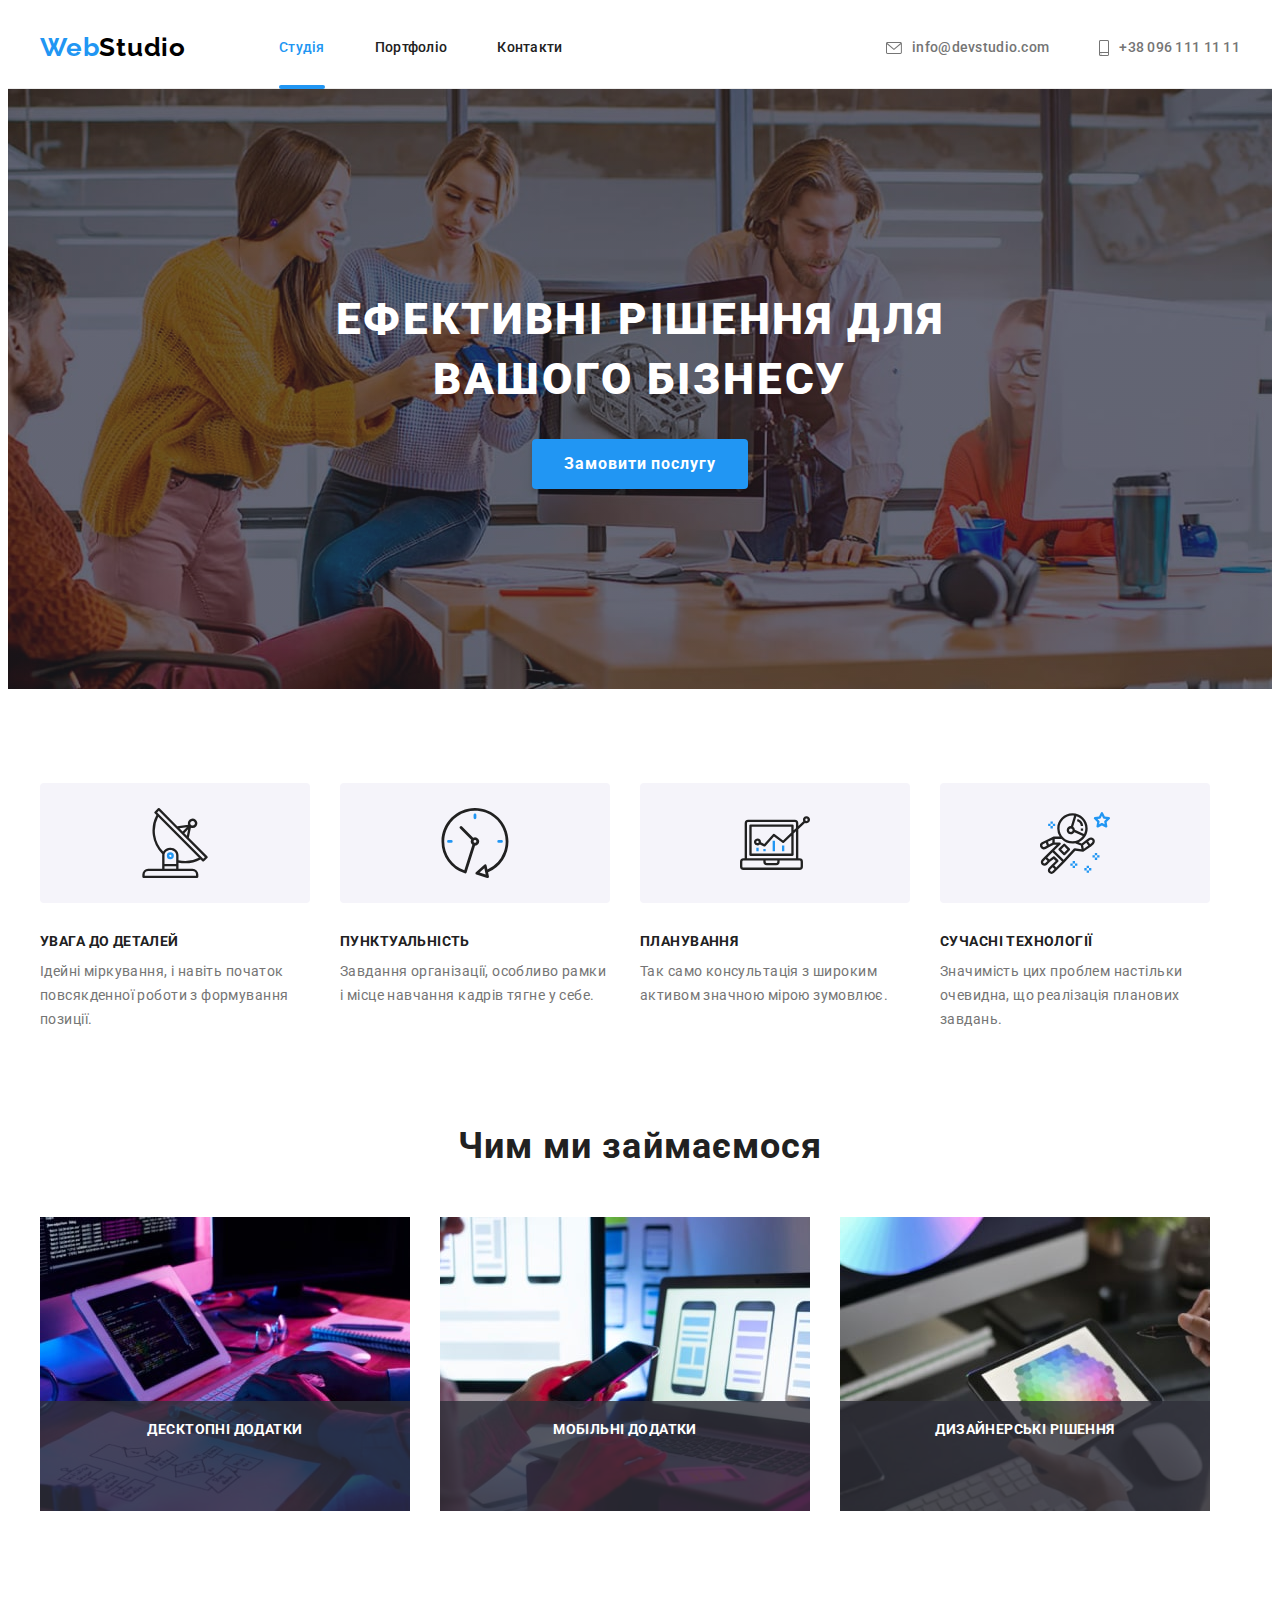
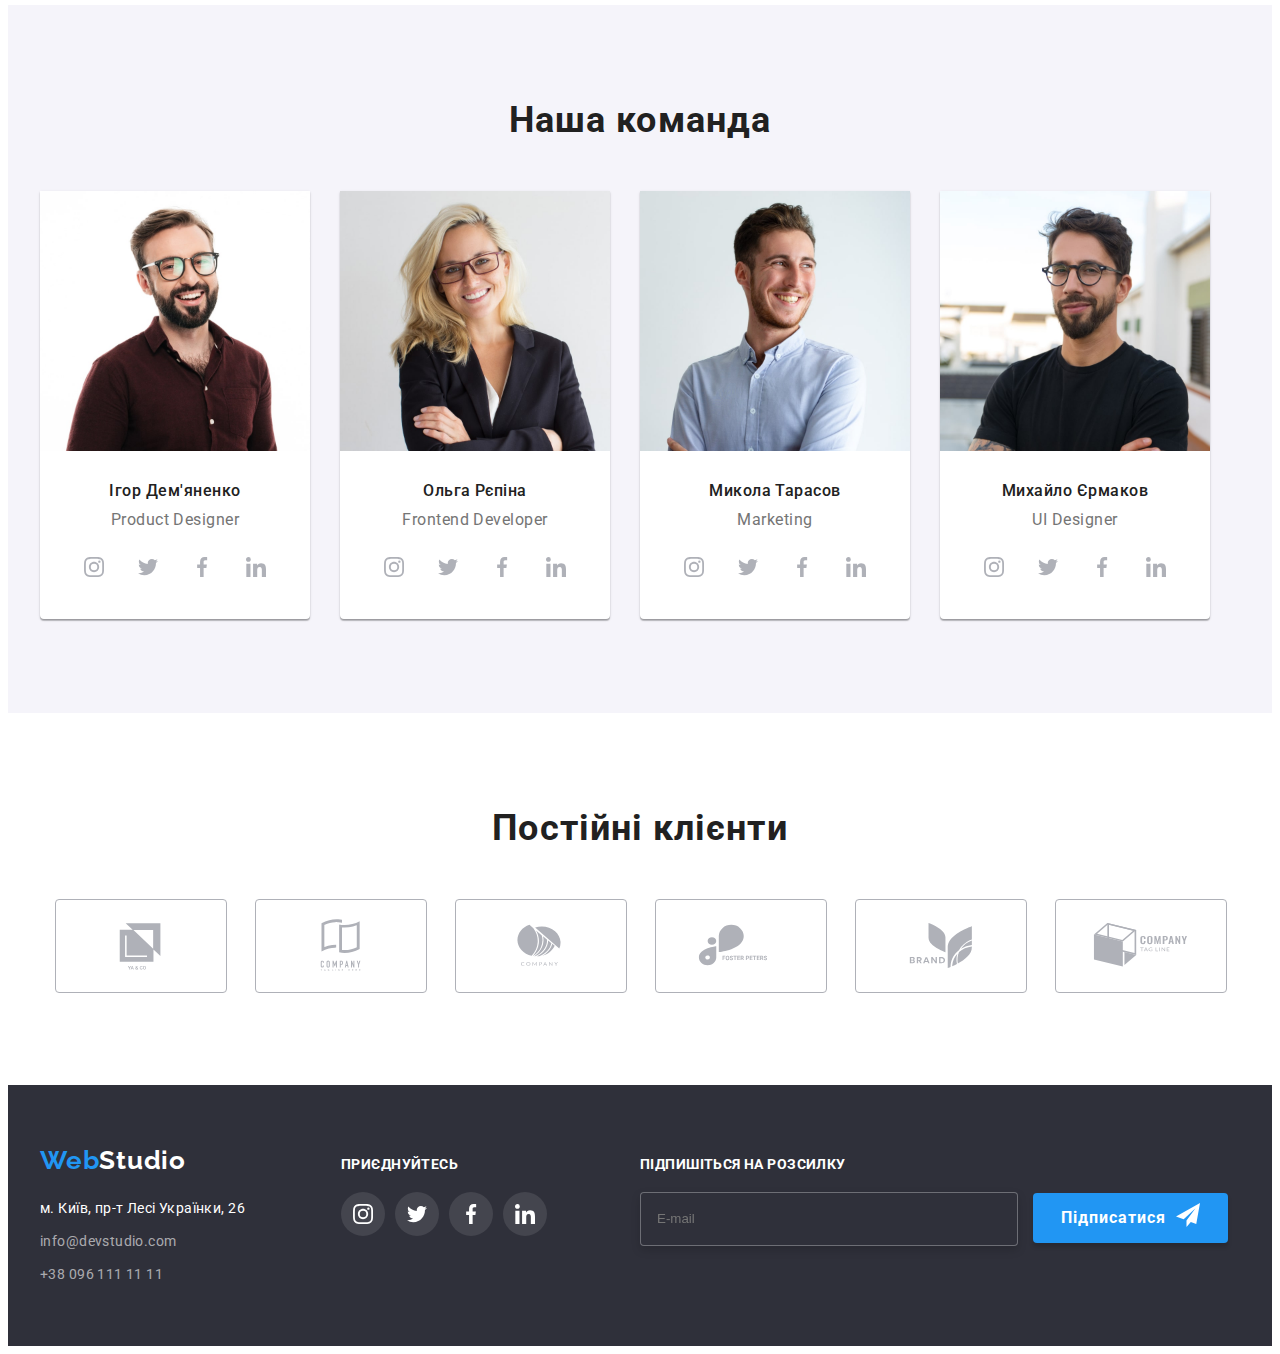
<file: index.html>
<!DOCTYPE html>
<html lang="uk">
  <head>
    <meta charset="UTF-8" />
    <meta http-equiv="X-UA-Compatible" content="IE=edge" />
    <meta name="viewport" content="width=device-width, initial-scale=1.0" />
    <title>WebStudio2</title>
    <!--Normalise-->
    <link
      rel="stylesheet"
      href="https://cdnjs.cloudflare.com/ajax/libs/modern-normalize/1.1.0/modern-normalize.min.css"
      integrity="sha512-wpPYUAdjBVSE4KJnH1VR1HeZfpl1ub8YT/NKx4PuQ5NmX2tKuGu6U/JRp5y+Y8XG2tV+wKQpNHVUX03MfMFn9Q=="
      crossorigin="anonymous"
      referrerpolicy="no-referrer"
    />
    <!--Custom Styles-->

    <link
      href="https://fonts.googleapis.com/css2?family=Raleway:wght@700&family=Roboto:wght@400;500;700;900&display=swap"
      rel="stylesheet"
    />
    <link rel="stylesheet" href="./css/main.min.css" />
  </head>

  <body>
    <!-- Верхня лінія -->
    <header class="page__header header__border">
      <div class="header__container container">
        <nav class="header__nav">
          <a class="logo link" href="./index.html">Web<span class="logo__header">Studio</span></a>
          <ul class="header__nav__list list site__nav">
            <li class="header__nav__item">
              <a class="header__nav__link link current" href="./index.html">Студія</a>
            </li>
            <li class="header__nav__item">
              <a class="header__nav__link link" href="./portfolio.html">Портфоліо</a>
            </li>
            <li class="header__nav__item">
              <a class="header__nav__link link" href="./index.html">Контакти</a>
            </li>
          </ul>
        </nav>
        <ul class="header__contact list">
          <li>
            <a class="link header__mail" href="mailto:info@devstudio.com"
              ><svg class="header__icon" width="16" height="12">
                <use href="./images/icons.svg#envelope"></use>
              </svg>
              info@devstudio.com</a
            >
          </li>
          <li>
            <a class="link header__tel" href="tel:+380961111111"
              ><svg class="header__icon" width="10" height="16">
                <use href="./images/icons.svg#smartphone"></use>
              </svg>
              +38 096 111 11 11</a
            >
          </li>
        </ul>
      </div>
    </header>
    <!-- Шапка -->
    <main>
      <section class="hero section">
        <div class="container">
          <h1 class="hero__title">Ефективні рішення для вашого бізнесу</h1>
          <button type="button" class="hero__btn" data-modal-open>Замовити послугу</button>
        </div>
      </section>
      <!-- Особливості -->
      <section class="features section">
        <div class="container">
          <h2 class="visually-hidden">Особливості</h2>
          <ul class="features__list list">
            <li class="features__item">
              <div class="features__icon__list">
                <svg class="feature__icon" width="70" height="70">
                  <use href="./images/icons.svg#antenna"></use>
                </svg>
              </div>
              <h3 class="fetures__title">УВАГА ДО ДЕТАЛЕЙ</h3>
              <p class="features__text">
                Ідейні міркування, і навіть початок повсякденної роботи з формування позиції.
              </p>
            </li>
            <li class="features__item">
              <div class="features__icon__list">
                <svg class="feature__icon" width="70" height="70">
                  <use href="./images/icons.svg#clock"></use>
                </svg>
              </div>
              <h3 class="fetures__title">ПУНКТУАЛЬНІСТЬ</h3>
              <p class="features__text">
                Завдання організації, особливо рамки і місце навчання кадрів тягне у себе.
              </p>
            </li>
            <li class="features__item">
              <div class="features__icon__list">
                <svg class="feature__icon" width="70" height="70">
                  <use href="./images/icons.svg#diagram"></use>
                </svg>
              </div>
              <h3 class="fetures__title">ПЛАНУВАННЯ</h3>
              <p class="features__text">
                Так само консультація з широким активом значною мірою зумовлює.
              </p>
            </li>
            <li class="features__item">
              <div class="features__icon__list">
                <svg class="feature__icon" width="70" height="70">
                  <use href="./images/icons.svg#astronaut"></use>
                </svg>
              </div>
              <h3 class="fetures__title">СУЧАСНІ ТЕХНОЛОГІЇ</h3>
              <p class="features__text">
                Значимість цих проблем настільки очевидна, що реалізація планових завдань.
              </p>
            </li>
          </ul>
        </div>
      </section>
      <!--  Чим ми займаємось -->
      <section class="services section">
        <div class="container">
          <h2 class="section__title">Чим ми займаємося</h2>
          <ul class="work-img list">
            <li class="work-img-item">
              <img
                src="./images/what-we-do/img-0-min.jpg"
                alt="планшет з клавіатурою"
                width="370"
                height="294"
              />
              <div class="overlay">
                <p class="overlay__text">Десктопні додатки</p>
              </div>
            </li>
            <li class="work-img-item">
              <img src="./images/what-we-do/img-1-min.jpg" alt="ноутбук" width="370" height="294" />
              <div class="overlay">
                <p class="overlay__text">Мобільні додатки</p>
              </div>
            </li>
            <li class="work-img-item">
              <img src="./images/what-we-do/img-2-min.jpg" alt="планшет" width="370" height="294" />
              <div class="overlay">
                <p class="overlay__text">Дизайнерські рішення</p>
              </div>
            </li>
          </ul>
        </div>
      </section>
      <!-- Team -->
      <section class="team section">
        <div class="container">
          <h2 class="section__title">Наша команда</h2>
          <ul class="team__card list">
            <li class="card">
              <img src="./images/team/igor.jpg" alt="Ігор Дем'яненко" width="270" height="260" />
              <div class="team__descr">
                <h3 class="team__title">Ігор Дем'яненко</h3>
                <p class="team__text" lang="en">Product Designer</p>
                <div>
                  <ul class="socials list">
                    <li class="socials__item">
                      <a
                        class="socials__link link"
                        href="https://www.instagram.com"
                        aria-label="Instagram icon"
                        target="_blank"
                        rel="noopener noreferrer"
                        ><svg class="socials__icon" width="20" height="20">
                          <use href="./images/icons.svg#instagram"></use>
                        </svg>
                      </a>
                    </li>
                    <li class="socials__item">
                      <a
                        class="socials__link link"
                        href="https://twitter.com"
                        aria-label="Twitter icon"
                        target="_blank"
                        rel="noopener noreferrer"
                        ><svg class="socials__icon" width="20" height="20">
                          <use href="./images/icons.svg#twitter"></use>
                        </svg>
                      </a>
                    </li>
                    <li class="socials__item">
                      <a
                        class="socials__link link"
                        href="https://www.facebook.com"
                        aria-label="Facebook icon"
                        target="_blank"
                        rel="noopener noreferrer"
                        ><svg class="socials__icon" width="20" height="20">
                          <use href="./images/icons.svg#facebook"></use>
                        </svg>
                      </a>
                    </li>
                    <li class="socials__item">
                      <a
                        class="socials__link link"
                        href="https://www.linkedin.com"
                        aria-label="Linkedin icon"
                        target="_blank"
                        rel="noopener noreferrer"
                        ><svg class="socials__icon" width="20" height="20">
                          <use href="./images/icons.svg#linkedin"></use>
                        </svg>
                      </a>
                    </li>
                  </ul>
                </div>
              </div>
            </li>
            <li class="card">
              <img src="./images/team/olga.jpg" alt="Ольга Рєпіна" width="270" height="260" />
              <div class="team__descr">
                <h3 class="team__title">Ольга Рєпіна</h3>
                <p class="team__text" lang="en">Frontend Developer</p>
                <div>
                  <ul class="socials list">
                    <li class="socials__item">
                      <a
                        class="socials__link link"
                        href="https://www.instagram.com"
                        aria-label="Instagram icon"
                        target="_blank"
                        rel="noopener noreferrer"
                        ><svg class="socials__icon" width="20" height="20">
                          <use href="./images/icons.svg#instagram"></use>
                        </svg>
                      </a>
                    </li>
                    <li class="socials__item">
                      <a
                        class="socials__link link"
                        href="https://twitter.com"
                        aria-label="Twitter icon"
                        target="_blank"
                        rel="noopener noreferrer"
                        ><svg class="socials__icon" width="20" height="20">
                          <use href="./images/icons.svg#twitter"></use>
                        </svg>
                      </a>
                    </li>
                    <li class="socials__item">
                      <a
                        class="socials__link link"
                        href="https://www.facebook.com"
                        aria-label="Facebook icon"
                        target="_blank"
                        rel="noopener noreferrer"
                        ><svg class="socials__icon" width="20" height="20">
                          <use href="./images/icons.svg#facebook"></use>
                        </svg>
                      </a>
                    </li>
                    <li class="socials__item">
                      <a
                        class="socials__link link"
                        href="https://www.linkedin.com"
                        aria-label="Linkedin icon"
                        target="_blank"
                        rel="noopener noreferrer"
                        ><svg class="socials__icon" width="20" height="20">
                          <use href="./images/icons.svg#linkedin"></use>
                        </svg>
                      </a>
                    </li>
                  </ul>
                </div>
              </div>
            </li>
            <li class="card">
              <img src="./images/team/mykola.jpg" alt="Микола Тарасов" width="270" height="260" />
              <div class="team__descr">
                <h3 class="team__title">Микола Тарасов</h3>
                <p class="team__text" lang="en">Marketing</p>
                <div>
                  <ul class="socials list">
                    <li class="socials__item">
                      <a
                        class="socials__link link"
                        href="https://www.instagram.com"
                        aria-label="Instagram icon"
                        target="_blank"
                        rel="noopener noreferrer"
                        ><svg class="socials__icon" width="20" height="20">
                          <use href="./images/icons.svg#instagram"></use>
                        </svg>
                      </a>
                    </li>
                    <li class="socials__item">
                      <a
                        class="socials__link link"
                        href="https://twitter.com"
                        aria-label="Twitter icon"
                        target="_blank"
                        rel="noopener noreferrer"
                        ><svg class="socials__icon" width="20" height="20">
                          <use href="./images/icons.svg#twitter"></use>
                        </svg>
                      </a>
                    </li>
                    <li class="socials__item">
                      <a
                        class="socials__link link"
                        href="https://www.facebook.com"
                        aria-label="Facebook icon"
                        target="_blank"
                        rel="noopener noreferrer"
                        ><svg class="socials__icon" width="20" height="20">
                          <use href="./images/icons.svg#facebook"></use>
                        </svg>
                      </a>
                    </li>
                    <li class="socials__item">
                      <a
                        class="socials__link link"
                        href="https://www.linkedin.com"
                        aria-label="Linkedin icon"
                        target="_blank"
                        rel="noopener noreferrer"
                        ><svg class="socials__icon" width="20" height="20">
                          <use href="./images/icons.svg#linkedin"></use>
                        </svg>
                      </a>
                    </li>
                  </ul>
                </div>
              </div>
            </li>
            <li class="card">
              <img src="./images/team/myhaylo.jpg" alt="Михайло Єрмаков" width="270" height="260" />
              <div class="team__descr">
                <h3 class="team__title">Михайло Єрмаков</h3>
                <p class="team__text" lang="en">UI Designer</p>
                <div>
                  <ul class="socials list">
                    <li class="socials__item">
                      <a
                        class="socials__link link"
                        href="https://www.instagram.com"
                        aria-label="Instagram icon"
                        target="_blank"
                        rel="noopener noreferrer"
                        ><svg class="socials__icon" width="20" height="20">
                          <use href="./images/icons.svg#instagram"></use>
                        </svg>
                      </a>
                    </li>
                    <li class="socials__item">
                      <a
                        class="socials__link link"
                        href="https://twitter.com"
                        aria-label="Twitter icon"
                        target="_blank"
                        rel="noopener noreferrer"
                        ><svg class="socials__icon" width="20" height="20">
                          <use href="./images/icons.svg#twitter"></use>
                        </svg>
                      </a>
                    </li>
                    <li class="socials__item">
                      <a
                        class="socials__link link"
                        href="https://www.facebook.com"
                        aria-label="Facebook icon"
                        target="_blank"
                        rel="noopener noreferrer"
                        ><svg class="socials__icon" width="20" height="20">
                          <use href="./images/icons.svg#facebook"></use>
                        </svg>
                      </a>
                    </li>
                    <li class="socials__item">
                      <a
                        class="socials__link link"
                        href="https://www.linkedin.com"
                        aria-label="Linkedin icon"
                        target="_blank"
                        rel="noopener noreferrer"
                        ><svg class="socials__icon" width="20" height="20">
                          <use href="./images/icons.svg#linkedin"></use>
                        </svg>
                      </a>
                    </li>
                  </ul>
                </div>
              </div>
            </li>
          </ul>
        </div>
      </section>
      <!--Постійні клієнти-->
      <section class="section">
        <div class="container">
          <h2 class="section__title">Постійні клієнти</h2>
          <ul class="clients list">
            <li class="clients__list__item">
              <a class="clients__link" href=""
                ><svg class="company-icon" width="106" height="60">
                  <use href="./images/icons.svg#logo1"></use>
                </svg>
              </a>
            </li>
            <li class="clients__list__item">
              <a class="clients__link" href=""
                ><svg class="company-icon" width="106" height="60">
                  <use href="./images/icons.svg#logo2"></use>
                </svg>
              </a>
            </li>
            <li class="clients__list__item">
              <a class="clients__link" href=""
                ><svg class="company-icon" width="106" height="60">
                  <use href="./images/icons.svg#logo3"></use>
                </svg>
              </a>
            </li>
            <li class="clients__list__item">
              <a class="clients__link" href=""
                ><svg class="company-icon" width="106" height="60">
                  <use href="./images/icons.svg#logo4"></use>
                </svg>
              </a>
            </li>
            <li class="clients__list__item">
              <a class="clients__link" href=""
                ><svg class="company-icon" width="106" height="60">
                  <use href="./images/icons.svg#logo5"></use>
                </svg>
              </a>
            </li>
            <li class="clients__list__item">
              <a class="clients__link" href=""
                ><svg class="company-icon" width="106" height="60">
                  <use href="./images/icons.svg#logo6"></use>
                </svg>
              </a>
            </li>
          </ul>
        </div>
      </section>
    </main>
    <!-- Footer -->
    <footer class="footer">
      <div class="container footer__container">
        <div class="adress-wrapper">
          <a class="logo link" href="./index.html">Web<span class="logo__footer">Studio</span></a>
          <address>
            <ul class="list footer__info">
              <li>
                <a
                  class="link footer__adress"
                  href="https://goo.gl/maps/rZQNsx2Azzac7aHD6"
                  rel="noopener noreferrer nofollow"
                  target="_blank"
                  >м. Київ, пр-т Лесі Українки, 26</a
                >
              </li>
              <li>
                <a class="link footer__contact" href="mailto:info@devstudio.com"
                  >info@devstudio.com</a
                >
              </li>
              <li>
                <a class="link footer__contact" href="tel:+380961111111">+38 096 111 11 11</a>
              </li>
            </ul>
          </address>
        </div>
        <div class="footer__socials">
          <div class="footer__title">
            <h2 class="footer__socials-title">Приєднуйтесь</h2>
          </div>
          <div class="footer__icons">
            <ul class="socials list">
              <li class="socials-item socials-footer">
                <a
                  class="footer__socials-link link"
                  href="https://www.instagram.com"
                  aria-label="Instagram icon"
                  target="_blank"
                  rel="noopener noreferrer"
                  ><svg class="socials-icon-footer" width="20" height="20">
                    <use href="./images/icons.svg#instagram"></use>
                  </svg>
                </a>
              </li>
              <li class="socials-item socials-footer">
                <a
                  class="footer__socials-link link"
                  href="https://twitter.com"
                  aria-label="Twitter icon"
                  target="_blank"
                  rel="noopener noreferrer"
                  ><svg class="socials-icon-footer" width="20" height="20">
                    <use href="./images/icons.svg#twitter"></use>
                  </svg>
                </a>
              </li>
              <li class="socials-item socials-footer">
                <a
                  class="footer__socials-link link"
                  href="https://www.facebook.com"
                  aria-label="Facebook icon"
                  target="_blank"
                  rel="noopener noreferrer"
                  ><svg class="socials-icon-footer" width="20" height="20">
                    <use href="./images/icons.svg#facebook"></use>
                  </svg>
                </a>
              </li>
              <li class="socials-item socials-footer">
                <a
                  class="footer__socials-link link"
                  href="https://www.linkedin.com"
                  aria-label="Linkedin icon"
                  target="_blank"
                  rel="noopener noreferrer"
                  ><svg class="socials-icon-footer" width="20" height="20">
                    <use href="./images/icons.svg#linkedin"></use>
                  </svg>
                </a>
              </li>
            </ul>
          </div>
        </div>
        <div class="footer__form">
          <h2 class="footer__socials-title">Підпишіться на розсилку</h2>
          <form name="footer__form-input" autocomplete="off">
            <label>
              <input type="email" class="email-input" name="email" placeholder="E-mail" required />
            </label>
            <button type="submit" class="footer__form-button">
              Підписатися
              <svg class="footer__form-icon" width="24" height="24">
                <use href="./images/icons.svg#icon-send"></use>
              </svg>
            </button>
          </form>
        </div>
      </div>
    </footer>
    <!--Modal window-->
    <div class="backdrop is-hidden" data-modal>
      <div class="modal">
        <button class="modal__btn" data-modal-close>
          <svg class="modal__icon" width="18" height="18">
            <use href="./images/icons.svg#close-black"></use>
          </svg>
        </button>

        <strong class="modal__form-title">Залиште свої дані, ми вам передзвонимо</strong>
        <form class="modal__form" name="modal_form">
          <div role="group" class="modal__form-group">
            <label class="modal__form-label" for="user_name">Ім'я</label>
            <div class="modal__form-wrapper">
              <input
                class="modal__form-field"
                type="text"
                name="user_name"
                id="user_name"
                required
              />
              <svg class="modal__form-icon" width="18" height="18">
                <use href="./images/icons.svg#icon-person-black"></use>
              </svg>
            </div>
            <label class="modal__form-label" for="user_phone">Телефон</label>
            <div class="modal__form-wrapper">
              <input
                class="modal__form-field"
                type="tel"
                name="user_phone"
                id="user_phone"
                required
              />
              <svg class="modal__form-icon" width="18" height="18">
                <use href="./images/icons.svg#icon-phone-black"></use>
              </svg>
            </div>
            <label class="modal__form-label" for="user_mail">Пошта</label>
            <div class="modal__form-wrapper">
              <input
                class="modal__form-field"
                type="email"
                name="user_mail"
                id="user_mail"
                required
              />
              <svg class="modal__form-icon" width="18" height="18">
                <use href="./images/icons.svg#icon-email-black"></use>
              </svg>
            </div>
            <label class="modal__form-label" for="user_mesage">Коментар</label>
            <textarea
              class="modal__form-mesage"
              name="user_mesage"
              id="user_mesage"
              cols=""
              rows="7"
              placeholder="Введіть текст"
            ></textarea>
            <div class="modal__form-agreement" role="group">
              <input class="modal__form-checkbox" type="checkbox" id="user_agreement" required />
              <label class="modal__form-agreement-descr" for="user_agreement"
                >Погоджуюся з розсилкою та приймаю
                <a class="modal__form-agreement-link" href="">Умови договору</a></label
              >
            </div>
            <button class="modal-form-btn" type="submit">Відправити</button>
          </div>
        </form>
      </div>
    </div>

    <script src="./js/modal.js"></script>
  </body>
</html>
</file>
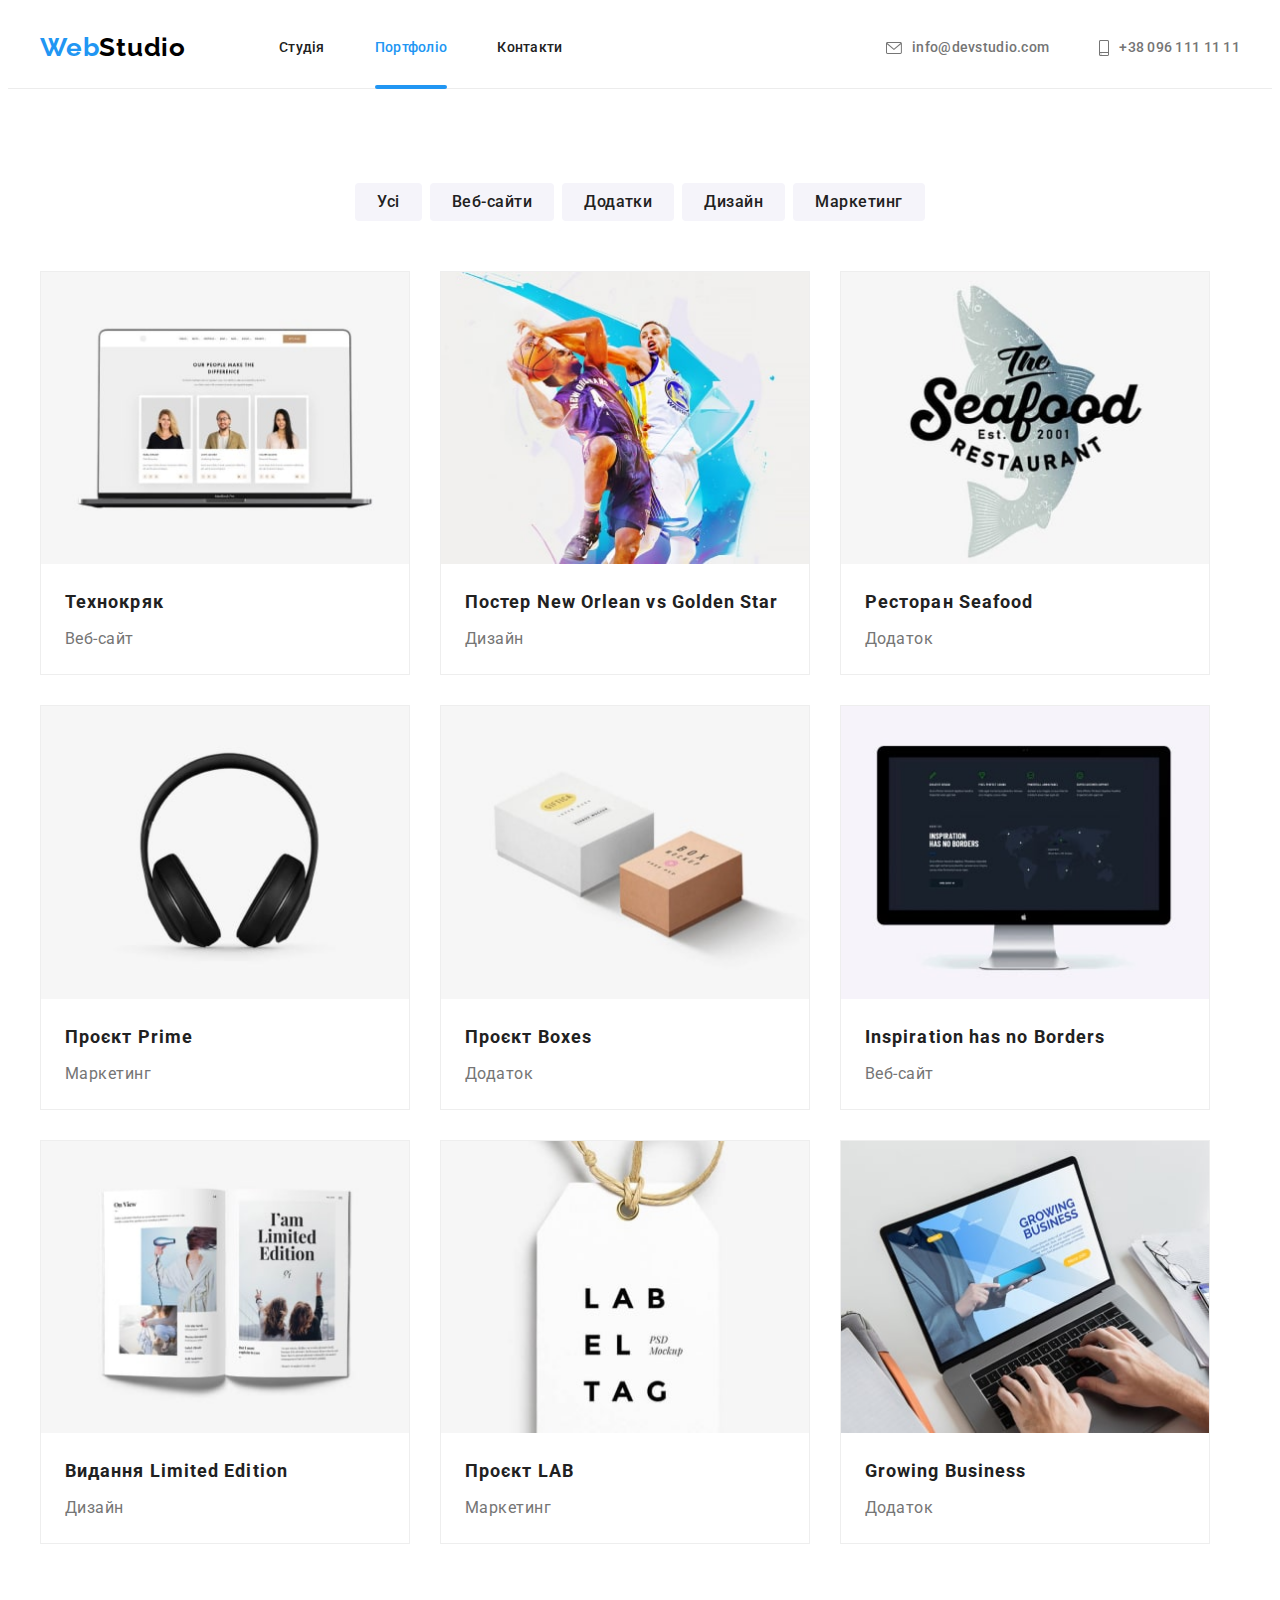
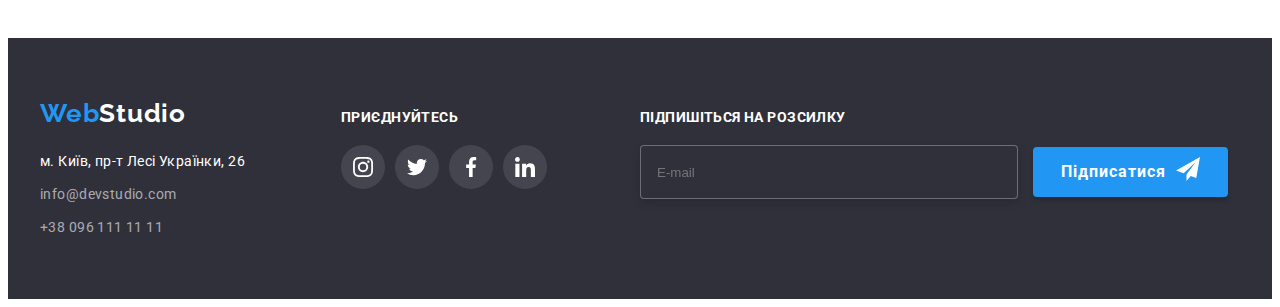
<file: portfolio.html>
<!DOCTYPE html>
<html lang="uk">
  <head>
    <meta charset="UTF-8" />
    <meta http-equiv="X-UA-Compatible" content="IE=edge" />
    <meta name="viewport" content="width=device-width, initial-scale=1.0" />
    <title>WebStudio2</title>
    <!--Normalise-->
    <link
      rel="stylesheet"
      href="https://cdnjs.cloudflare.com/ajax/libs/modern-normalize/1.1.0/modern-normalize.min.css"
      integrity="sha512-wpPYUAdjBVSE4KJnH1VR1HeZfpl1ub8YT/NKx4PuQ5NmX2tKuGu6U/JRp5y+Y8XG2tV+wKQpNHVUX03MfMFn9Q=="
      crossorigin="anonymous"
      referrerpolicy="no-referrer"
    />
    <!--Custom Styles-->

    <link
      href="https://fonts.googleapis.com/css2?family=Raleway:wght@700&family=Roboto:wght@400;500;700;900&display=swap"
      rel="stylesheet"
    />
    <link rel="stylesheet" href="./css/main.min.css" />
  </head>
  <body>
    <!-- Верхня лінія -->
    <header class="page__header header__border">
      <div class="header__container container">
        <nav class="header__nav">
          <a class="logo link" href="./index.html">Web<span class="logo__header">Studio</span></a>
          <ul class="header__nav__list list site__nav">
            <li class="header__nav__item">
              <a class="header__nav__link link" href="./index.html">Студія</a>
            </li>
            <li class="header__nav__item">
              <a class="header__nav__link link current" href="./portfolio.html">Портфоліо</a>
            </li>
            <li class="header__nav__item">
              <a class="header__nav__link link" href="./index.html">Контакти</a>
            </li>
          </ul>
        </nav>
        <ul class="header__contact list">
          <li>
            <a class="link header__mail" href="mailto:info@devstudio.com"
              ><svg class="header__icon" width="16" height="12">
                <use href="./images/icons.svg#envelope"></use></svg
              >info@devstudio.com</a
            >
          </li>
          <li>
            <a class="link header__tel" href="tel:+380961111111"
              ><svg class="header__icon" width="10" height="16">
                <use href="./images/icons.svg#smartphone"></use></svg
              >+38 096 111 11 11</a
            >
          </li>
        </ul>
      </div>
    </header>
    <!--button list----->
    <main>
      <section class="section">
        <div class="container">
          <h1 class="visually-hidden"></h1>
          <ul class="filter">
            <li class="list button-list"><button type="button" class="btn-text">Усі</button></li>
            <li class="list button-list">
              <button type="button" class="btn-text">Веб-сайти</button>
            </li>
            <li class="list button-list">
              <button type="button" class="btn-text">Додатки</button>
            </li>
            <li class="list button-list"><button type="button" class="btn-text">Дизайн</button></li>
            <li class="list button-list">
              <button type="button" class="btn-text">Маркетинг</button>
            </li>
          </ul>

          <!-- Portfolio -->

          <ul class="list portfolio-card">
            <li class="box img-border portfolio-item">
              <div class="portfolio-thumb">
                <img src="./images/portfolio-img/web.jpg" alt="laptop" width="370" height="294" />
                <div class="overlay-portfolio">
                  <p class="overlay-text-portfolio">
                    Ресурс пропонує комплексні пропозиції з різним рівнем функціоналу та сервісів.
                    Все це дозволить відвідувачу отримати вичерпні відомості про компанію чи
                    приватну особу.
                  </p>
                </div>
              </div>
              <h3 class="portfolio-title">Технокряк</h3>
              <p class="portfolio-descr">Веб-сайт</p>
            </li>
            <li class="box img-border">
              <img
                src="./images/portfolio-img/design.jpg"
                alt="basketboll"
                width="370"
                height="294"
              />
              <h3 class="portfolio-title">Постер New Orlean vs Golden Star</h3>
              <p class="portfolio-descr">Дизайн</p>
            </li>
            <li class="box img-border">
              <img
                src="./images/portfolio-img/app.jpg"
                alt="seafood logo"
                width="370"
                height="294"
              />
              <h3 class="portfolio-title">Ресторан Seafood</h3>
              <p class="portfolio-descr">Додаток</p>
            </li>
            <li class="box img-border">
              <img
                src="./images/portfolio-img/market.jpg"
                alt="headphones"
                width="370"
                height="294"
              />
              <h3 class="portfolio-title">Проєкт Prime</h3>
              <p class="portfolio-descr">Маркетинг</p>
            </li>
            <li class="box img-border">
              <img
                src="./images/portfolio-img/boxes.jpg"
                alt="two boxes"
                width="370"
                height="294"
              />
              <h3 class="portfolio-title">Проєкт Boxes</h3>
              <p class="portfolio-descr">Додаток</p>
            </li>
            <li class="box img-border">
              <img src="./images/portfolio-img/web2.jpg" alt="screen" width="370" height="294" />
              <h3 class="portfolio-title">Inspiration has no Borders</h3>
              <p class="portfolio-descr">Веб-сайт</p>
            </li>
            <li class="box img-border">
              <img src="./images/portfolio-img/book.jpg" alt="open book" width="370" height="294" />
              <h3 class="portfolio-title">Видання Limited Edition</h3>
              <p class="portfolio-descr">Дизайн</p>
            </li>
            <li class="box img-border">
              <img src="./images/portfolio-img/lab.jpg" alt="tag" width="370" height="294" />
              <h3 class="portfolio-title">Проєкт LAB</h3>
              <p class="portfolio-descr">Маркетинг</p>
            </li>
            <li class="box img-border">
              <img
                src="./images/portfolio-img/laptop.jpg"
                alt="open laptop"
                width="370"
                height="294"
              />
              <h3 class="portfolio-title">Growing Business</h3>
              <p class="portfolio-descr">Додаток</p>
            </li>
          </ul>
        </div>
      </section>
    </main>
    <!-- Footer-->
    <footer class="footer">
      <div class="container footer__container">
        <div class="adress-wrapper">
          <a class="logo link" href="./index.html">Web<span class="logo__footer">Studio</span></a>
          <address>
            <ul class="list footer__info">
              <li>
                <a
                  class="link footer__adress"
                  href="https://goo.gl/maps/rZQNsx2Azzac7aHD6"
                  rel="noopener noreferrer nofollow"
                  target="_blank"
                  >м. Київ, пр-т Лесі Українки, 26</a
                >
              </li>
              <li>
                <a class="link footer__contact" href="mailto:info@devstudio.com"
                  >info@devstudio.com</a
                >
              </li>
              <li>
                <a class="link footer__contact" href="tel:+380961111111">+38 096 111 11 11</a>
              </li>
            </ul>
          </address>
        </div>
        <div class="footer__socials">
          <div class="footer__title">
            <h2 class="footer__socials-title">Приєднуйтесь</h2>
          </div>
          <div class="footer__icons">
            <ul class="socials list">
              <li class="socials-item socials-footer">
                <a
                  class="footer__socials-link link"
                  href="https://www.instagram.com"
                  aria-label="Instagram icon"
                  target="_blank"
                  rel="noopener noreferrer"
                  ><svg class="socials-icon-footer" width="20" height="20">
                    <use href="./images/icons.svg#instagram"></use>
                  </svg>
                </a>
              </li>
              <li class="socials-item socials-footer">
                <a
                  class="footer__socials-link link"
                  href="https://twitter.com"
                  aria-label="Twitter icon"
                  target="_blank"
                  rel="noopener noreferrer"
                  ><svg class="socials-icon-footer" width="20" height="20">
                    <use href="./images/icons.svg#twitter"></use>
                  </svg>
                </a>
              </li>
              <li class="socials-item socials-footer">
                <a
                  class="footer__socials-link link"
                  href="https://www.facebook.com"
                  aria-label="Facebook icon"
                  target="_blank"
                  rel="noopener noreferrer"
                  ><svg class="socials-icon-footer" width="20" height="20">
                    <use href="./images/icons.svg#facebook"></use>
                  </svg>
                </a>
              </li>
              <li class="socials-item socials-footer">
                <a
                  class="footer__socials-link link"
                  href="https://www.linkedin.com"
                  aria-label="Linkedin icon"
                  target="_blank"
                  rel="noopener noreferrer"
                  ><svg class="socials-icon-footer" width="20" height="20">
                    <use href="./images/icons.svg#linkedin"></use>
                  </svg>
                </a>
              </li>
            </ul>
          </div>
        </div>
        <div class="footer__form">
          <h2 class="footer__socials-title">Підпишіться на розсилку</h2>
          <form name="footer__form-input" autocomplete="off">
            <label>
              <input type="email" class="email-input" name="email" placeholder="E-mail" required />
            </label>
            <button type="submit" class="footer__form-button">
              Підписатися
              <svg class="footer__form-icon" width="24" height="24">
                <use href="./images/icons.svg#icon-send"></use>
              </svg>
            </button>
          </form>
        </div>
      </div>
    </footer>
  </body>
</html>
</file>
<file: css/main.min.css>
:root{--main-title-color: #ffffff;--acsent-colour: #2196f3;--text-color: #212121;--description-text-color: #757575;--o-transition-timing-function: cubic-bezier(0.4, 0, 0.2, 1);--o-transition-duration: 250ms}.visually-hidden{position:absolute;white-space:nowrap;width:1px;height:1px;overflow:hidden;border:0;padding:0;clip:rect(0 0 0 0);-webkit-clip-path:inset(50%);clip-path:inset(50%);margin:-1px}body{font-family:"Roboto",sans-serif;background-color:var(--main-title-color);color:var(--text-color);font-size:14px}h1,h2,h3,h4,h5,h6,p{margin:0}.list{list-style:none;padding-left:0;margin:0}.link{text-decoration:none;color:inherit}img{display:block;max-width:100%;height:auto}address{font-style:normal}.section{padding-top:94px;padding-bottom:94px}.container{width:1200px;padding:0 15px;margin:0 auto}.backdrop{position:fixed;top:0;left:0;z-index:100;width:100%;height:100%;background-color:rgba(0,0,0,.2);-webkit-backdrop-filter:rgba(0,0,0,.2);backdrop-filter:rgba(0,0,0,.2);-webkit-transition:opasity var(--o-transition-duration) var(--o-transition-timing-function),visibility var(--o-transition-duration) var(--o-transition-timing-function);transition:opasity var(--o-transition-duration) var(--o-transition-timing-function),visibility var(--o-transition-duration) var(--o-transition-timing-function)}.backdrop.is-hidden{opacity:0;visibility:hidden;pointer-events:none}.backdrop.is-hidden.modal{opacity:0;-webkit-transform:translateX(-50%) translateY(-50%);transform:translateX(-50%) translateY(-50%)}.logo{font-family:"Raleway",sans-serif;font-style:normal;font-weight:700;font-size:26px;line-height:31px;letter-spacing:.03em;color:var(--acsent-colour);margin-right:93px}.logo__header{color:#000}.logo__footer{color:var(--main-title-color)}.modal{position:absolute;top:50%;left:50%;-webkit-transform:translateX(-50%) translateY(-50%);transform:translateX(-50%) translateY(-50%);padding:40px;width:528px;height:581px;background-color:var(--main-title-color);-webkit-box-shadow:0px 1px 3px rgba(0,0,0,.12),0px 1px 1px rgba(0,0,0,.14),0px 2px 1px rgba(0,0,0,.2);box-shadow:0px 1px 3px rgba(0,0,0,.12),0px 1px 1px rgba(0,0,0,.14),0px 2px 1px rgba(0,0,0,.2);border-radius:4px;-webkit-transition:opacity var(--o-transition-duration) var(--o-transition-timing-function),-webkit-transform var(--o-transition-duration) var(--o-transition-timing-function);transition:opacity var(--o-transition-duration) var(--o-transition-timing-function),-webkit-transform var(--o-transition-duration) var(--o-transition-timing-function);transition:transform var(--o-transition-duration) var(--o-transition-timing-function),opacity var(--o-transition-duration) var(--o-transition-timing-function);transition:transform var(--o-transition-duration) var(--o-transition-timing-function),opacity var(--o-transition-duration) var(--o-transition-timing-function),-webkit-transform var(--o-transition-duration) var(--o-transition-timing-function)}.modal__btn{position:absolute;top:10px;right:10px;padding:0;display:-webkit-box;display:-ms-flexbox;display:flex;-webkit-box-align:center;-ms-flex-align:center;align-items:center;-webkit-box-pack:center;-ms-flex-pack:center;justify-content:center;width:30px;height:30px;cursor:pointer;background-color:rgba(0,0,0,0);border-radius:50%;border:1px solid rgba(0,0,0,.1);-webkit-transition:fill var(--o-transition-duration) var(--o-transition-timing-function);transition:fill var(--o-transition-duration) var(--o-transition-timing-function)}.modal__btn:hover,.modal__btn:focus{fill:var(--acsent-colour)}.modal__form-title{display:block;font-size:20px;line-height:1.15;letter-spacing:.03em;margin-bottom:12px;text-align:center;color:var(--text-color)}.modal__form-label{display:block;font-size:12px;margin-bottom:4px;color:var(--description-text-color)}.modal__form-wrapper{position:relative;margin-bottom:10px}.modal__form-field{width:100%;height:40px;padding-left:42px;padding-right:40px;border:1px solid rgba(33,33,33,.2);border-radius:4px;outline:1px solid rgba(0,0,0,0);-webkit-transition:border var(--o-transition-duration) var(--o-transition-timing-function);transition:border var(--o-transition-duration) var(--o-transition-timing-function)}.modal__form-field:focus{border:1px solid var(--acsent-colour)}.modal__form-icon{position:absolute;top:50%;left:12px;-webkit-transform:translateY(-50%);transform:translateY(-50%);-webkit-transition:fill var(--o-transition-duration) var(--o-transition-timing-function);transition:fill var(--o-transition-duration) var(--o-transition-timing-function)}.modal__form-field:focus+.modal__form-icon{fill:var(--acsent-colour)}.modal__form-mesage{font-size:12px;width:100%;height:120px;padding:12px 16px;margin-bottom:20px;resize:none;border-radius:4px;color:rgba(117,117,117,.5);border:1px solid rgba(33,33,33,.2);outline:1px solid rgba(0,0,0,0);-webkit-transition:border var(--o-transition-duration) var(--o-transition-timing-function);transition:border var(--o-transition-duration) var(--o-transition-timing-function)}.modal__form-mesage:focus{border:1px solid var(--acsent-colour)}.modal__form-agreement{display:-webkit-box;display:-ms-flexbox;display:flex;-webkit-box-align:center;-ms-flex-align:center;align-items:center;-webkit-box-pack:center;-ms-flex-pack:center;justify-content:center;gap:10px;margin-bottom:30px;height:24px}.modal__form-agreement-link{color:var(--acsent-colour);text-underline-offset:3px}.modal__form-checkbox{-webkit-appearance:none;-moz-appearance:none;appearance:none;width:16px;height:15px;outline:2px solid rgba(0,0,0,0);outline-offset:-2px;border:2px solid var(--text-color);border-radius:2px;background-color:var(--main-title-color);background-position:center;background-repeat:no-repeat;background-size:0;-webkit-transition:background-size var(--o-transition-duration) var(--o-transition-timing-function),background-color var(--o-transition-timing-function) var(--o-transition-duration),outline var(--o-transition-timing-function) var(--o-transition-duration);transition:background-size var(--o-transition-duration) var(--o-transition-timing-function),background-color var(--o-transition-timing-function) var(--o-transition-duration),outline var(--o-transition-timing-function) var(--o-transition-duration)}.modal__form-checkbox:checked{outline:2px solid var(--acsent-colour);background-color:var(--acsent-colour);background-image:url("data:image/svg+xml,%3Csvg width='13' height='10' viewBox='0 0 13 10' fill='none' xmlns='http://www.w3.org/2000/svg'%3E%3Cpath d='M1.95703 4.75166L1.88825 4.68604L1.81923 4.75141L0.93123 5.59258L0.854858 5.66492L0.930974 5.73753L4.42671 9.07236L4.49574 9.1382L4.56476 9.07236L12.069 1.91352L12.1449 1.84116L12.069 1.76881L11.1873 0.927644L11.1183 0.861826L11.0493 0.927611L4.49577 7.17353L1.95703 4.75166Z' fill='white' stroke='white' stroke-width='0.2'/%3E%3C/svg%3E");background-size:11px 8px}.modal__form-agreement-descr{-webkit-user-select:none;-moz-user-select:none;-ms-user-select:none;user-select:none;color:var(--description-text-color)}.modal-form-btn{display:block;margin:0 auto;font-family:inherit;font-weight:700;font-size:16px;line-height:1.875;-webkit-box-align:center;-ms-flex-align:center;align-items:center;text-align:center;letter-spacing:.06em;color:var(--main-title-color);cursor:pointer;background-color:var(--acsent-colour);-webkit-box-shadow:0px 4px 4px rgba(0,0,0,.15);box-shadow:0px 4px 4px rgba(0,0,0,.15);border-radius:4px;border:var(--acsent-colour);padding:10px 52px 10px 52px;-webkit-transition:color var(--o-transition-duration) var(--o-transition-timing-function);transition:color var(--o-transition-duration) var(--o-transition-timing-function)}.modal-form-btn:hover,.modal-form-btn:focus{color:#188ce8}.header .container{padding-left:215px;padding-right:215px}.header__container{display:-webkit-box;display:-ms-flexbox;display:flex;-webkit-box-align:center;-ms-flex-align:center;align-items:center}.header__nav__list{display:-webkit-box;display:-ms-flexbox;display:flex;-webkit-box-align:center;-ms-flex-align:center;align-items:center;gap:50px}.site__nav .link.current{color:var(--acsent-colour)}.header__nav__item{gap:50px}.header__nav__link{position:relative;font-weight:500;line-height:1.14;letter-spacing:.02em;color:var(--text-color);padding-top:32px;padding-bottom:32px;display:block;-webkit-transition:color var(--o-transition-duration) var(--o-transition-timing-function);transition:color var(--o-transition-duration) var(--o-transition-timing-function)}.header__nav__link:hover,.header__nav__link:focus{color:var(--acsent-colour)}.header__nav__link.current::after{content:"";display:block;position:absolute;width:100%;height:4px;border-radius:2px;background-color:var(--acsent-colour);bottom:-1px;-webkit-transition:-webkit-transform var(--o-transition-duration) var(--o-transition-timing-function);transition:-webkit-transform var(--o-transition-duration) var(--o-transition-timing-function);transition:transform var(--o-transition-duration) var(--o-transition-timing-function);transition:transform var(--o-transition-duration) var(--o-transition-timing-function), -webkit-transform var(--o-transition-duration) var(--o-transition-timing-function)}.header__contact{display:-webkit-box;display:-ms-flexbox;display:flex;-webkit-box-align:center;-ms-flex-align:center;align-items:center;gap:50px}.header__tel{display:-webkit-box;display:-ms-flexbox;display:flex;-webkit-box-align:center;-ms-flex-align:center;align-items:center;font-weight:500;line-height:1.14;letter-spacing:.02em;color:var(--description-text-color);-webkit-transition:color var(--o-transition-duration) var(--o-transition-timing-function);transition:color var(--o-transition-duration) var(--o-transition-timing-function)}.header__mail{display:-webkit-box;display:-ms-flexbox;display:flex;-webkit-box-align:center;-ms-flex-align:center;align-items:center;font-weight:500;line-height:1.14;letter-spacing:.02em;color:var(--description-text-color);-webkit-transition:color var(--o-transition-duration) var(--o-transition-timing-function);transition:color var(--o-transition-duration) var(--o-transition-timing-function)}.header__tel:hover,.header__tel:focus{color:var(--acsent-colour)}.header__mail:hover,.header__mail:focus{color:var(--acsent-colour)}.header__icon{fill:currentColor;margin-right:10px}.header__nav{display:-webkit-box;display:-ms-flexbox;display:flex;-webkit-box-align:center;-ms-flex-align:center;align-items:center;margin-right:auto}.header__border{border-bottom-width:1px;border-bottom-style:solid;border-bottom-color:#ececec}.hero{background-color:#2f303a;text-align:center;max-width:1600px;padding-top:200px;padding-bottom:200px;margin:0 auto;background-position:center;background-image:-webkit-gradient(linear, left top, left bottom, from(rgba(47, 48, 58, 0.4)), to(rgba(47, 48, 58, 0.4))),url(../images/hero-bgr.jpg);background-image:linear-gradient(rgba(47, 48, 58, 0.4), rgba(47, 48, 58, 0.4)),url(../images/hero-bgr.jpg)}.hero__title{width:696px;font-weight:900;font-size:44px;line-height:1.3636363636;letter-spacing:.06em;text-transform:uppercase;color:var(--main-title-color);margin-bottom:30px;margin-left:auto;margin-right:auto}.hero__btn{font-family:inherit;font-weight:700;font-size:16px;line-height:1.875;display:inline-block;-webkit-box-align:center;-ms-flex-align:center;align-items:center;text-align:center;letter-spacing:.06em;color:var(--main-title-color);cursor:pointer;background-color:var(--acsent-colour);-webkit-box-shadow:0px 4px 4px rgba(0,0,0,.15);box-shadow:0px 4px 4px rgba(0,0,0,.15);border-radius:4px;border:var(--acsent-colour);padding:10px 32px;-webkit-transition:color var(--o-transition-duration) var(--o-transition-timing-function);transition:color var(--o-transition-duration) var(--o-transition-timing-function)}.hero__btn:hover,.hero__btn:focus{color:#188ce8}.features__list{display:-webkit-box;display:-ms-flexbox;display:flex;gap:30px}.features__item{width:270px}.fetures__title{font-size:14px;line-height:1.1428571429;letter-spacing:.03em;text-transform:uppercase;margin-bottom:10px;color:var(--text-color)}.features__text{line-height:1.7142857143;letter-spacing:.03em;color:var(--description-text-color)}.features__icon__list{display:-webkit-box;display:-ms-flexbox;display:flex;-webkit-box-align:center;-ms-flex-align:center;align-items:center;-webkit-box-pack:center;-ms-flex-pack:center;justify-content:center;height:120px;border-radius:4px;margin-bottom:30px;background-color:#f5f4fa}.services{padding-top:0}.work-img{display:-webkit-box;display:-ms-flexbox;display:flex;gap:30px}.section__title{font-size:36px;line-height:1.1666666667;text-align:center;letter-spacing:.03em;margin-bottom:50px}.work-img-item{position:relative}.overlay{position:absolute;bottom:0;width:100%;height:70px;padding-top:20px;padding-bottom:20px;background-color:rgba(47,48,58,.8);-webkit-backdrop-filter:rgba(47,48,58,.8);backdrop-filter:rgba(47,48,58,.8)}.overlay__text{font-weight:700;letter-spacing:.03em;text-align:center;text-transform:uppercase;color:var(--main-title-color)}.team{background-color:#f5f4fa}.team__card{display:-webkit-box;display:-ms-flexbox;display:flex;-ms-flex-wrap:wrap;flex-wrap:wrap;gap:30px;-ms-flex-preferred-size:calc(100% - 22.5px);flex-basis:calc(100% - 22.5px);-webkit-box-align:center;-ms-flex-align:center;align-items:center}.team__title{font-style:normal;font-weight:500;font-size:16px;line-height:1.1875;letter-spacing:.03em;color:var(--text-color);margin-bottom:10px}.team__descr{padding-top:30px;padding-bottom:30px;text-align:center}.team__text{font-weight:400;font-style:normal;font-size:16px;line-height:1.1875;letter-spacing:.03em;color:var(--description-text-color);margin-bottom:16px}.card{background:var(--main-title-color);border-radius:0px 0px 4px 4px;-webkit-box-shadow:0px 1px 3px rgba(0,0,0,.12),0px 1px 1px rgba(0,0,0,.14),0px 2px 1px rgba(0,0,0,.2);box-shadow:0px 1px 3px rgba(0,0,0,.12),0px 1px 1px rgba(0,0,0,.14),0px 2px 1px rgba(0,0,0,.2)}.socials{display:-webkit-box;display:-ms-flexbox;display:flex;-webkit-box-pack:center;-ms-flex-pack:center;justify-content:center;-webkit-box-align:center;-ms-flex-align:center;align-items:center;gap:10px}.socials__link{display:-webkit-box;display:-ms-flexbox;display:flex;-webkit-box-pack:center;-ms-flex-pack:center;justify-content:center;-webkit-box-align:center;-ms-flex-align:center;align-items:center;width:44px;height:44px;border-radius:50%;background-color:var(--main-title-color);color:#afb1b8;-webkit-transition:background-color var(--o-transition-duration) var(--o-transition-timing-function),color var(--o-transition-duration) var(--o-transition-timing-function);transition:background-color var(--o-transition-duration) var(--o-transition-timing-function),color var(--o-transition-duration) var(--o-transition-timing-function)}.socials__link:hover,.socials__link:focus{background-color:var(--acsent-colour);color:var(--main-title-color)}.socials__icon{fill:currentColor}.clients{display:-webkit-box;display:-ms-flexbox;display:flex;-webkit-box-pack:center;-ms-flex-pack:center;justify-content:center;-webkit-box-align:center;-ms-flex-align:center;align-items:center;gap:30px}.clients__list__item{width:170px;height:92px}.clients__link{display:-webkit-box;display:-ms-flexbox;display:flex;-webkit-box-align:center;-ms-flex-align:center;align-items:center;-webkit-box-pack:center;-ms-flex-pack:center;justify-content:center;width:100%;height:100%;border:1px solid #afb1b8;border-radius:4px;color:#afb1b8;cursor:pointer;-webkit-transition:border-color var(--o-transition-duration) var(--o-transition-timing-function),color var(--o-transition-duration) var(--o-transition-timing-function);transition:border-color var(--o-transition-duration) var(--o-transition-timing-function),color var(--o-transition-duration) var(--o-transition-timing-function)}.clients__link:hover,.clients__link:focus{color:var(--acsent-colour);border-color:var(--acsent-colour)}.company-icon{fill:currentColor}.footer{background-color:#2f303a;padding-top:60px;padding-bottom:60px}.footer .logo{margin-right:0;display:block;margin-bottom:20px}.footer__info{display:-webkit-box;display:-ms-flexbox;display:flex;-webkit-box-orient:vertical;-webkit-box-direction:normal;-ms-flex-direction:column;flex-direction:column;gap:9px}.footer__adress{font-style:normal;line-height:1.7142857143;letter-spacing:.03em;color:var(--main-title-color)}.footer__contact{font-style:normal;line-height:1.7142857143;letter-spacing:.03em;color:rgba(255,255,255,.6);-webkit-transition:color var(--o-transition-duration) var(--o-transition-timing-function);transition:color var(--o-transition-duration) var(--o-transition-timing-function)}.footer__contact:hover,.footer__contact:focus{color:var(--acsent-colour)}.adress-wrapper{margin-right:70px;min-width:231px}.footer__container{display:-webkit-box;display:-ms-flexbox;display:flex;-webkit-box-align:baseline;-ms-flex-align:baseline;align-items:baseline}.footer__icons .footer__socials{display:-webkit-box;display:-ms-flexbox;display:flex;-webkit-box-align:baseline;-ms-flex-align:baseline;align-items:baseline;text-align:left;width:206px}.footer__socials-title{font-weight:700;font-size:14px;line-height:1.1428571429;letter-spacing:.03em;color:var(--main-title-color);margin-bottom:20px;text-transform:uppercase}.footer__socials-link{display:-webkit-box;display:-ms-flexbox;display:flex;-webkit-box-pack:center;-ms-flex-pack:center;justify-content:center;-webkit-box-align:center;-ms-flex-align:center;align-items:center;width:44px;height:44px;background-color:rgba(255,255,255,.1);border-radius:50%;-webkit-transition:background-color var(--o-transition-duration) var(--o-transition-timing-function);transition:background-color var(--o-transition-duration) var(--o-transition-timing-function)}.socials-icon-footer{fill:var(--main-title-color)}.footer__socials-link:hover,.footer__socials-link:focus{background-color:var(--acsent-colour)}.footer__form{margin-left:93px}.email-input{-webkit-box-align:center;-ms-flex-align:center;align-items:center;width:358px;height:50px;border:1px solid rgba(255,255,255,.3);-webkit-filter:drop-shadow(0px 4px 4px rgba(0, 0, 0, 0.15));filter:drop-shadow(0px 4px 4px rgba(0, 0, 0, 0.15));border-radius:4px;background-color:#2f303a;color:var(--main-title-color);margin-right:12px;padding-left:16px}.footer__form-button{font-family:inherit;font-weight:700;font-size:16px;line-height:1.875;display:inline-block;-webkit-box-align:center;-ms-flex-align:center;align-items:center;text-align:center;letter-spacing:.06em;color:var(--main-title-color);cursor:pointer;background-color:var(--acsent-colour);-webkit-box-shadow:0px 4px 4px rgba(0,0,0,.15);box-shadow:0px 4px 4px rgba(0,0,0,.15);border-radius:4px;border:var(--acsent-colour);padding:10px 62px 10px 28px;-webkit-transition:color var(--o-transition-duration) var(--o-transition-timing-function);transition:color var(--o-transition-duration) var(--o-transition-timing-function)}.footer__form-button:hover,.footer__form-button:focus{color:#188ce8}.footer__form-icon{position:absolute;margin-left:10px;margin-right:8px}.filter{display:-webkit-box;display:-ms-flexbox;display:flex;-webkit-box-pack:center;-ms-flex-pack:center;justify-content:center;gap:8px;margin:0;margin-bottom:50px;padding-left:0}.btn-text{padding:6px 22px;font-family:inherit;font-style:normal;font-weight:500;font-size:16px;line-height:1.625;text-align:center;letter-spacing:.03em;color:var(--text-color);cursor:pointer;background-color:#f5f4fa;border-radius:4px;border-style:none;-webkit-transition:background-color var(--o-transition-duration) var(--o-transition-timing-function),color var(--o-transition-duration) var(--o-transition-timing-function),-webkit-box-shadow var(--o-transition-duration) var(--o-transition-timing-function);transition:background-color var(--o-transition-duration) var(--o-transition-timing-function),color var(--o-transition-duration) var(--o-transition-timing-function),-webkit-box-shadow var(--o-transition-duration) var(--o-transition-timing-function);transition:background-color var(--o-transition-duration) var(--o-transition-timing-function),color var(--o-transition-duration) var(--o-transition-timing-function),box-shadow var(--o-transition-duration) var(--o-transition-timing-function);transition:background-color var(--o-transition-duration) var(--o-transition-timing-function),color var(--o-transition-duration) var(--o-transition-timing-function),box-shadow var(--o-transition-duration) var(--o-transition-timing-function),-webkit-box-shadow var(--o-transition-duration) var(--o-transition-timing-function)}.btn-text:hover,.btn-text:focus{background-color:var(--acsent-colour);color:var(--main-title-color);-webkit-box-shadow:0px 3px 1px rgba(0,0,0,.1),0px 1px 2px rgba(0,0,0,.08),0px 2px 2px rgba(0,0,0,.12);box-shadow:0px 3px 1px rgba(0,0,0,.1),0px 1px 2px rgba(0,0,0,.08),0px 2px 2px rgba(0,0,0,.12)}.box{-webkit-box-sizing:border-box;box-sizing:border-box;width:370px;background:var(--main-title-color);-webkit-transition:bow-shadow var(--o-transition-duration) var(--o-transition-timing-function);transition:bow-shadow var(--o-transition-duration) var(--o-transition-timing-function)}.box:hover{-webkit-box-shadow:0px 1px 1px rgba(0,0,0,.12),0px 4px 4px rgba(0,0,0,.06),1px 4px 6px rgba(0,0,0,.16);box-shadow:0px 1px 1px rgba(0,0,0,.12),0px 4px 4px rgba(0,0,0,.06),1px 4px 6px rgba(0,0,0,.16)}.img-border{border:1px solid #eee}.portfolio-title{font-weight:700;font-size:18px;line-height:2;letter-spacing:.06em;color:var(--text-color);padding-top:20px;margin-bottom:4px;padding-left:24px;padding-right:24px}.portfolio-descr{font-size:16px;line-height:1.875;letter-spacing:.03em;color:var(--description-text-color);padding-bottom:20px;padding-left:24px;padding-right:24px}.portfolio-card{display:-webkit-box;display:-ms-flexbox;display:flex;-ms-flex-wrap:wrap;flex-wrap:wrap;gap:30px;-ms-flex-preferred-size:calc((100% - 60px)/3);flex-basis:calc((100% - 60px)/3);-webkit-box-align:center;-ms-flex-align:center;align-items:center}.portfolio-thumb{position:relative;overflow:hidden}.overlay-portfolio{position:absolute;top:0;left:0;-webkit-transform:translateY(100%);transform:translateY(100%);width:100%;height:100%;padding-left:24px;padding-right:24px;display:-webkit-box;display:-ms-flexbox;display:flex;-webkit-box-align:center;-ms-flex-align:center;align-items:center;color:var(--main-title-color);background-color:rgba(33,150,243,.9);-webkit-transition:-webkit-transform var(--o-transition-duration) var(--o-transition-timing-function);transition:-webkit-transform var(--o-transition-duration) var(--o-transition-timing-function);transition:transform var(--o-transition-duration) var(--o-transition-timing-function);transition:transform var(--o-transition-duration) var(--o-transition-timing-function), -webkit-transform var(--o-transition-duration) var(--o-transition-timing-function);-webkit-user-select:none;-moz-user-select:none;-ms-user-select:none;user-select:none}.overlay-text-portfolio{font-size:18px;line-height:1.5555555556;letter-spacing:.03em}.portfolio-item:hover .overlay-portfolio{-webkit-transform:translateY(0);transform:translateY(0)}/*# sourceMappingURL=main.min.css.map */
</file>
